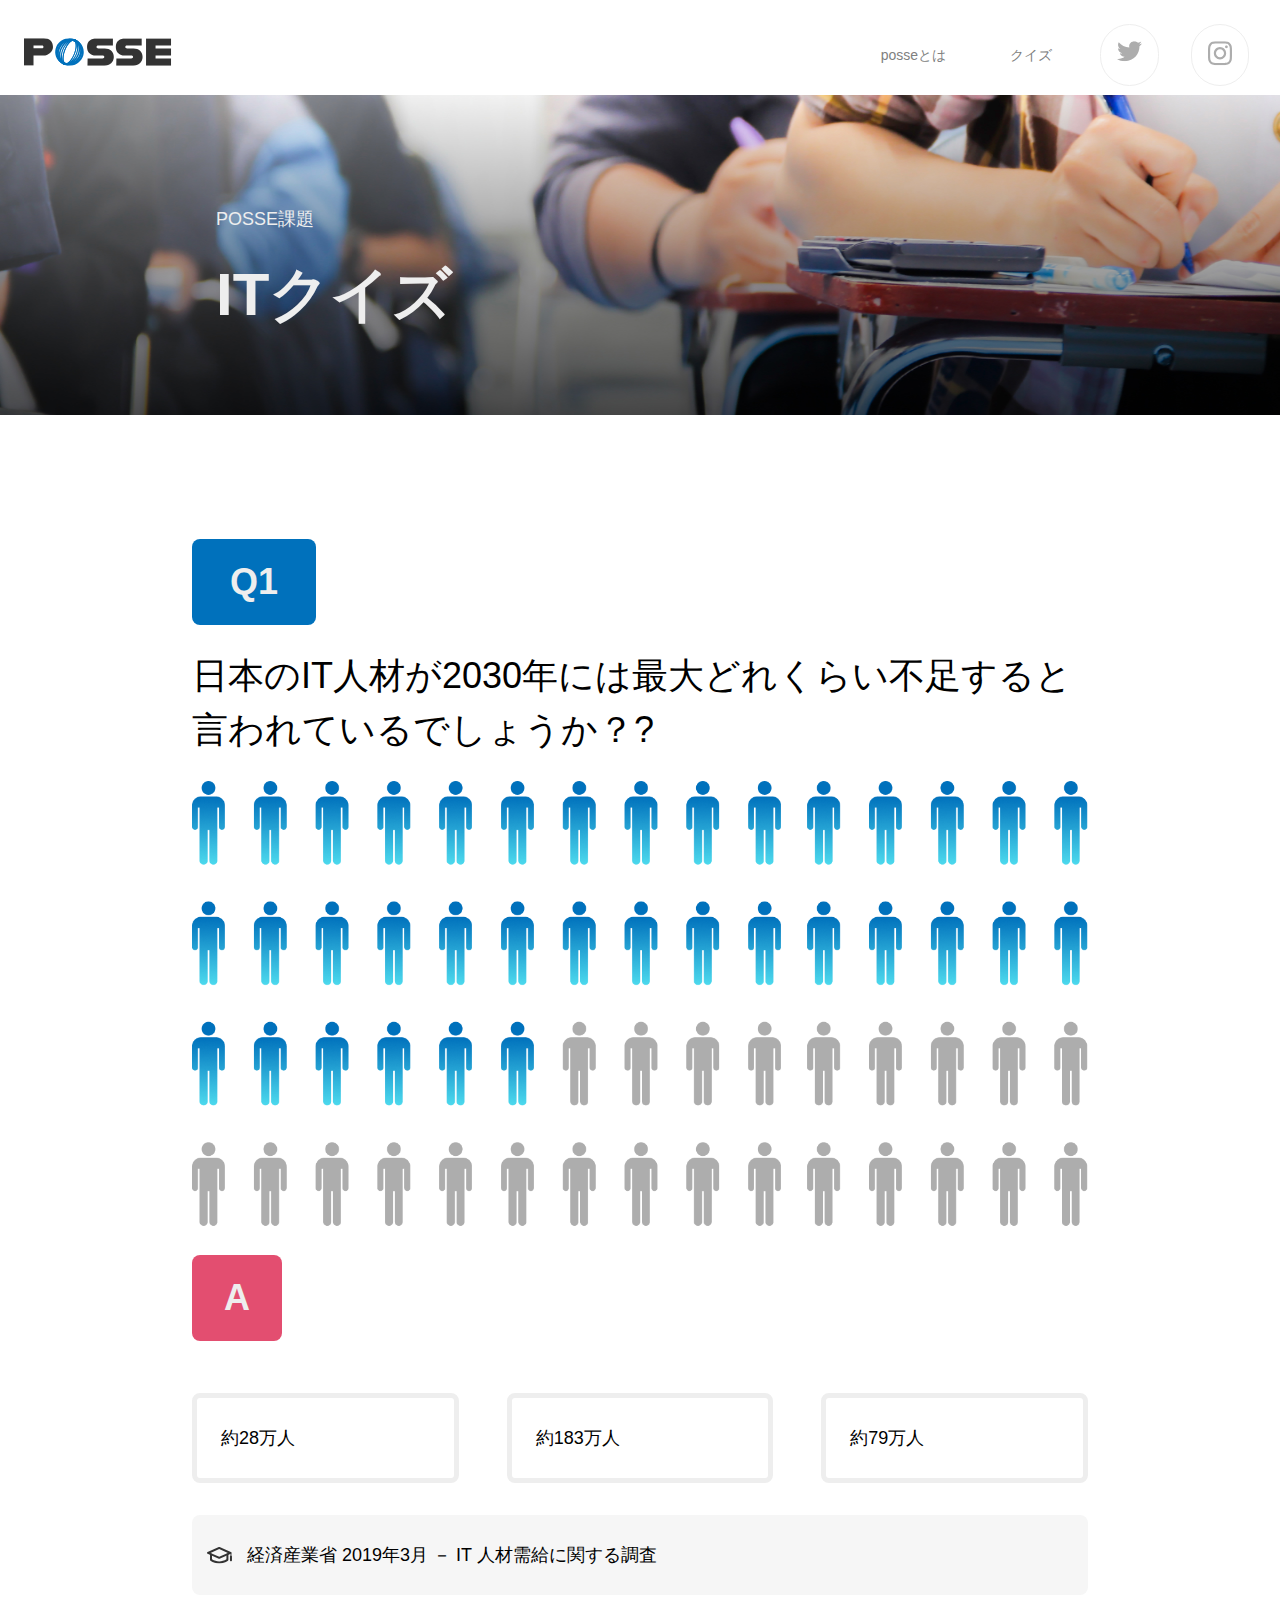
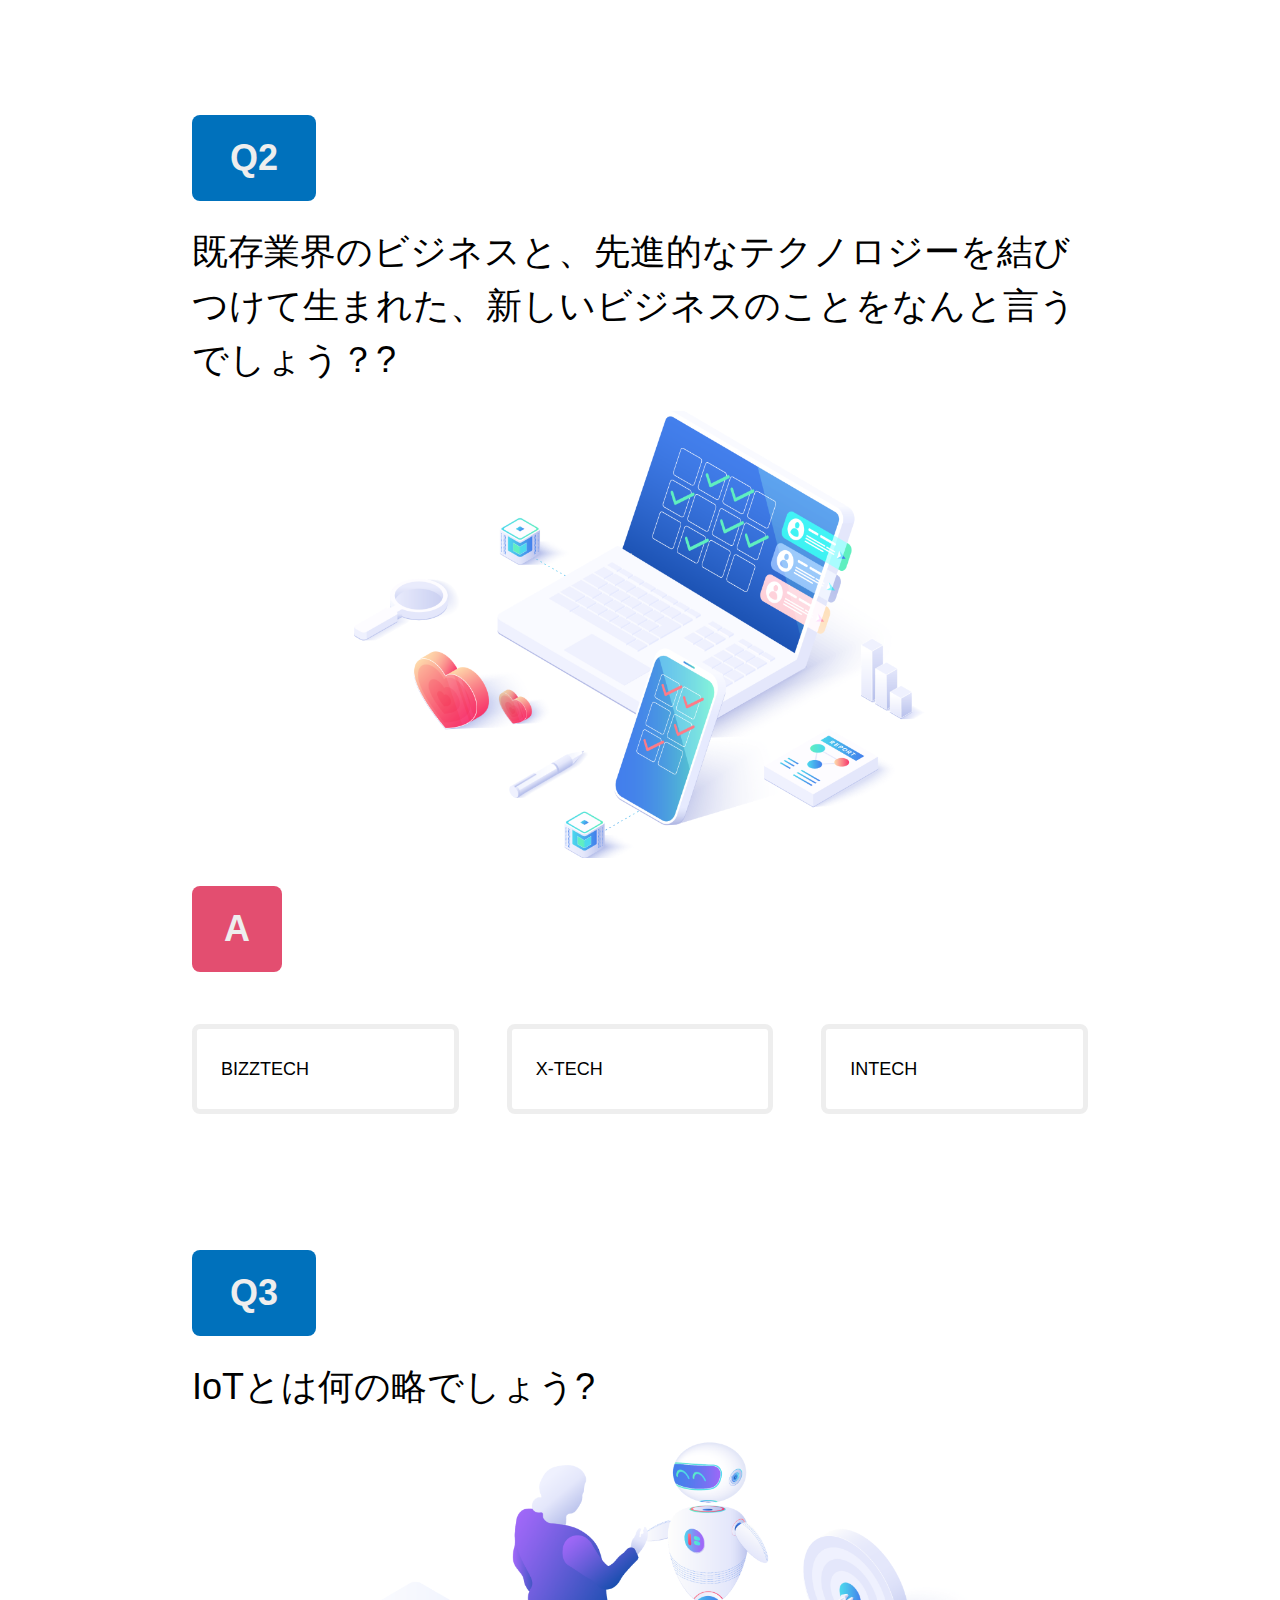
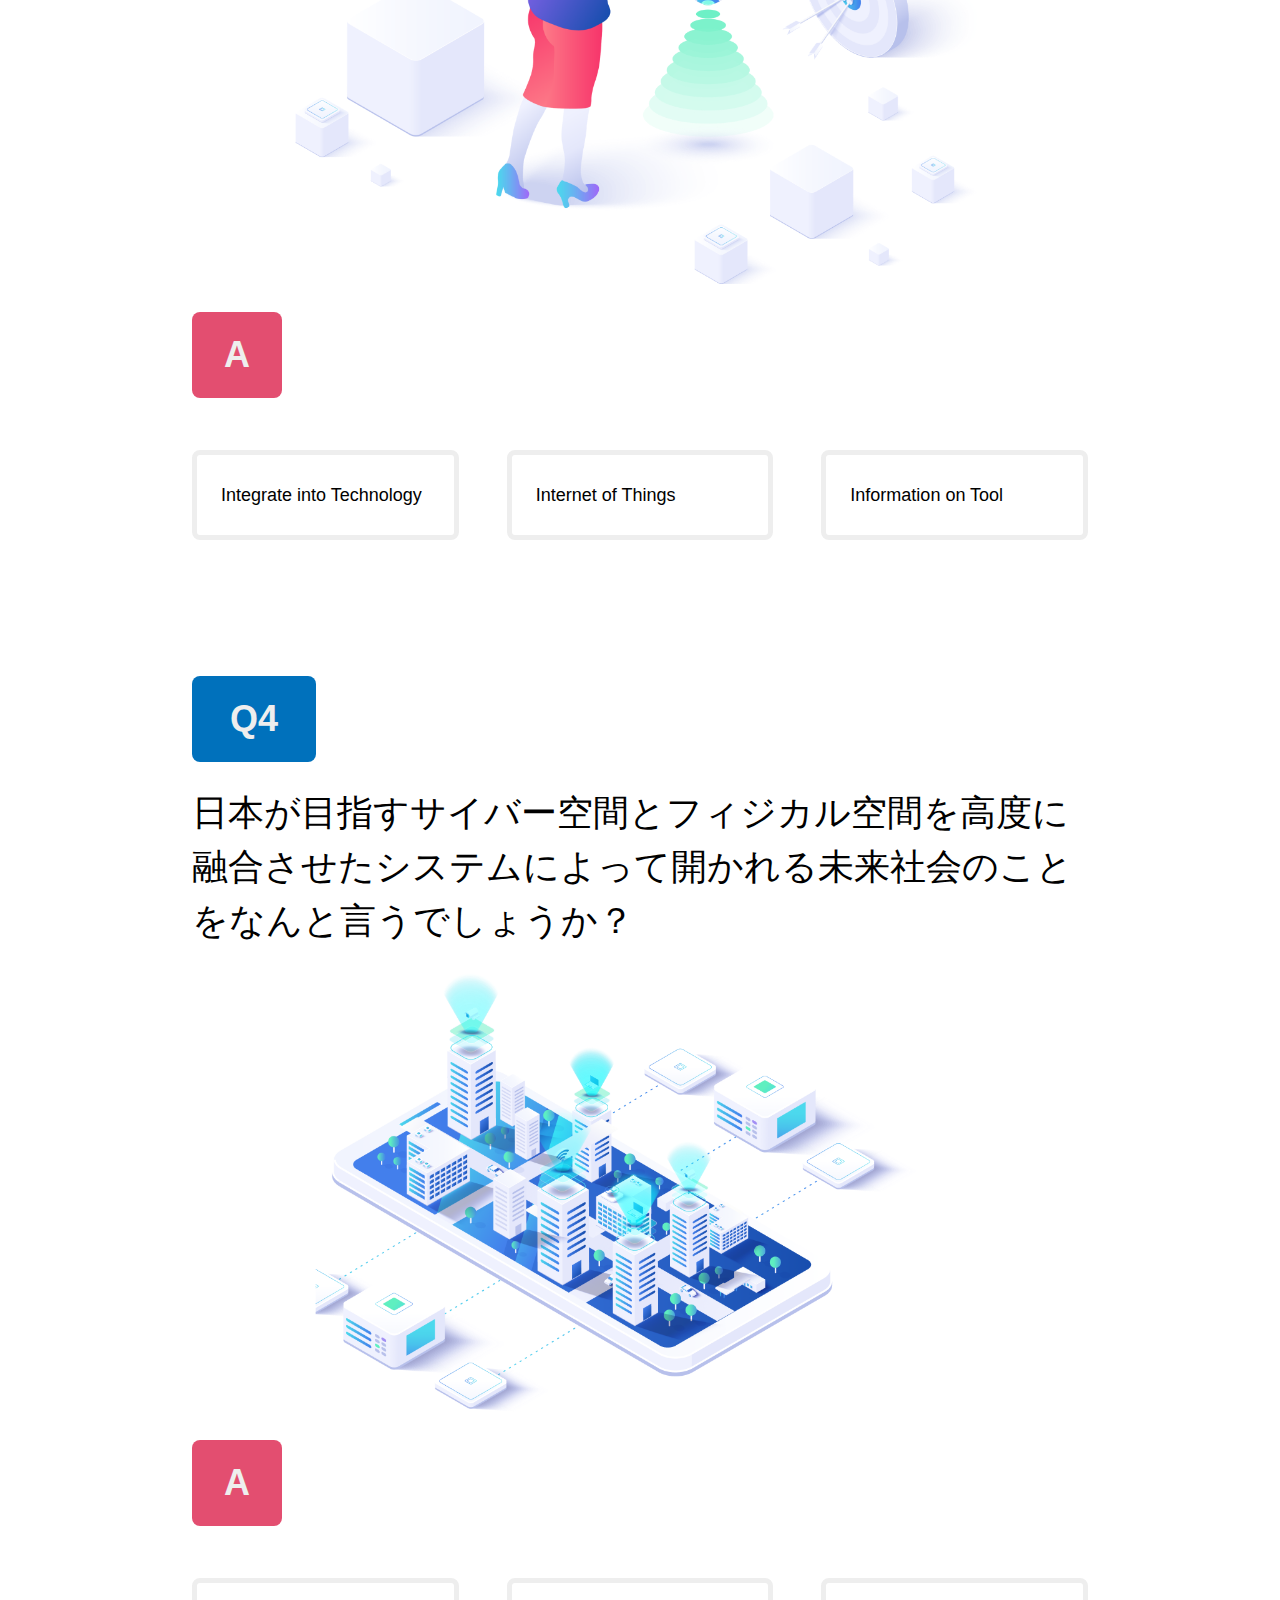
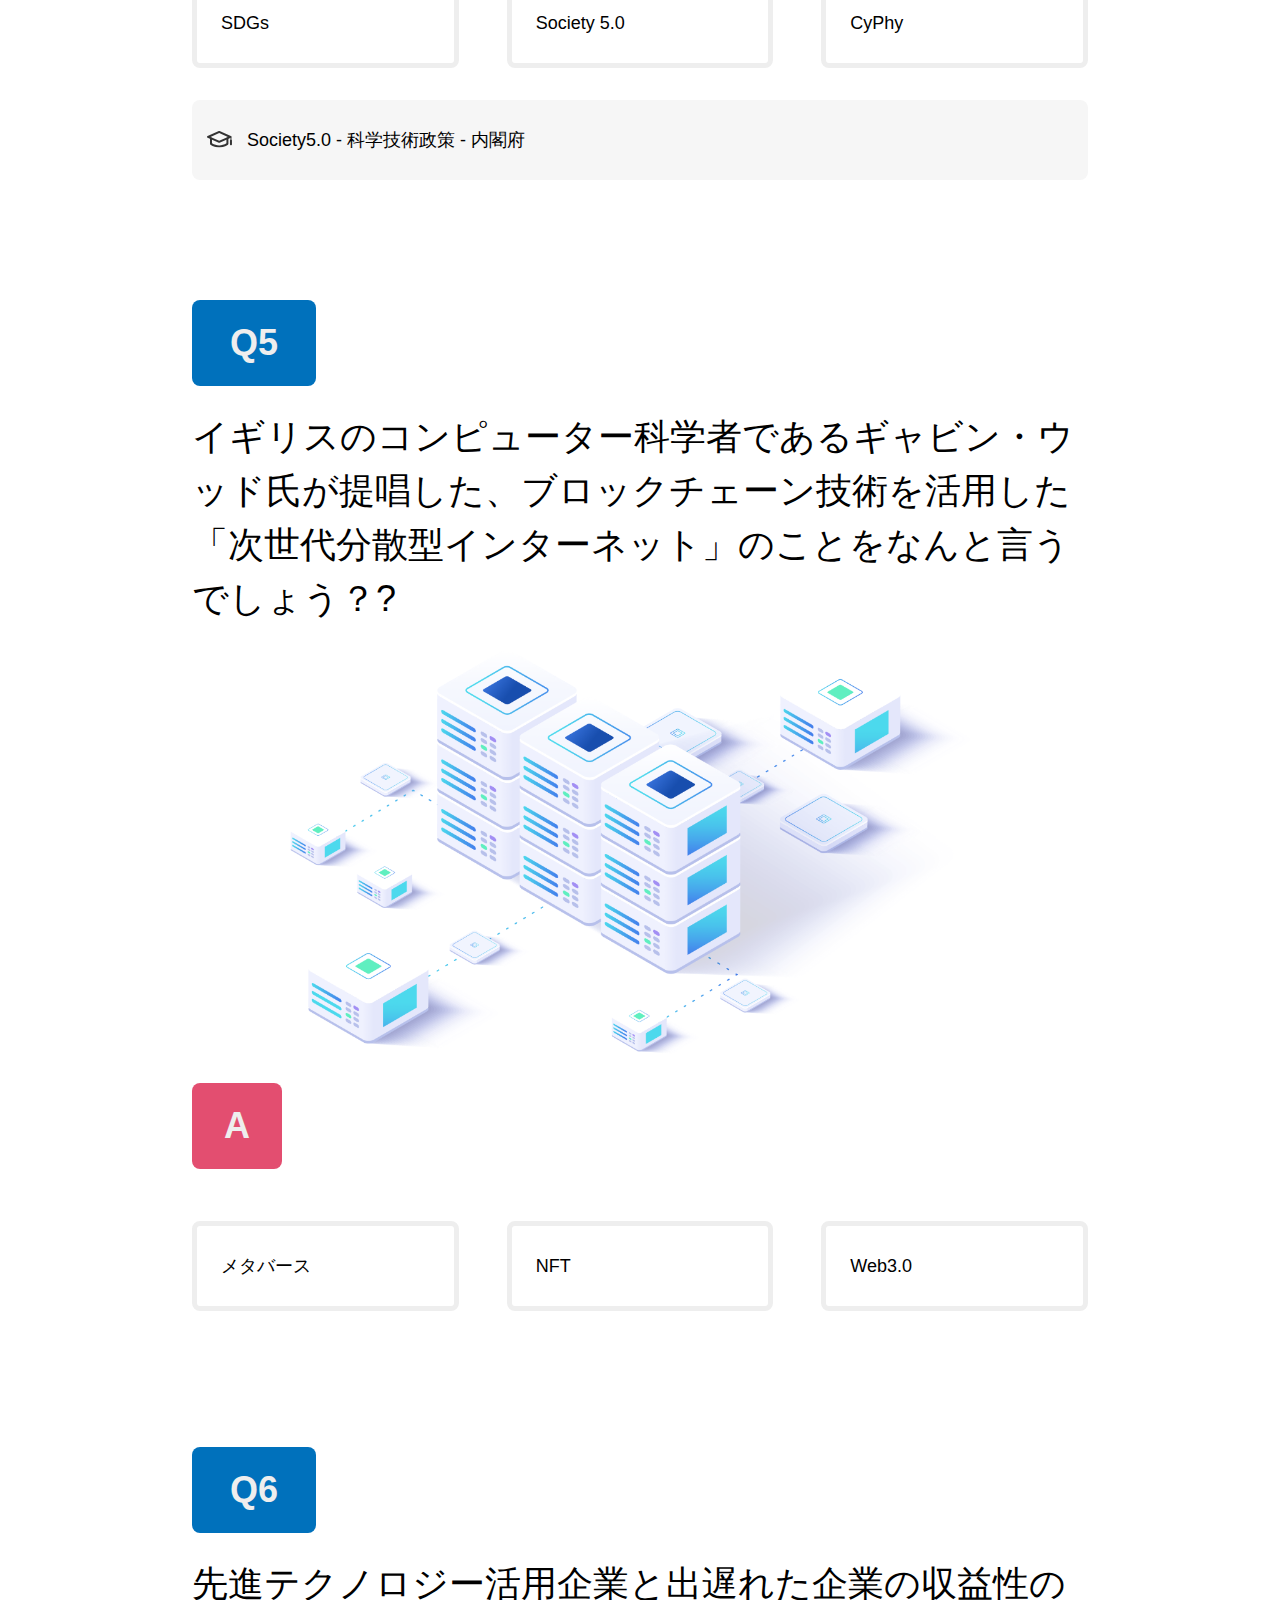
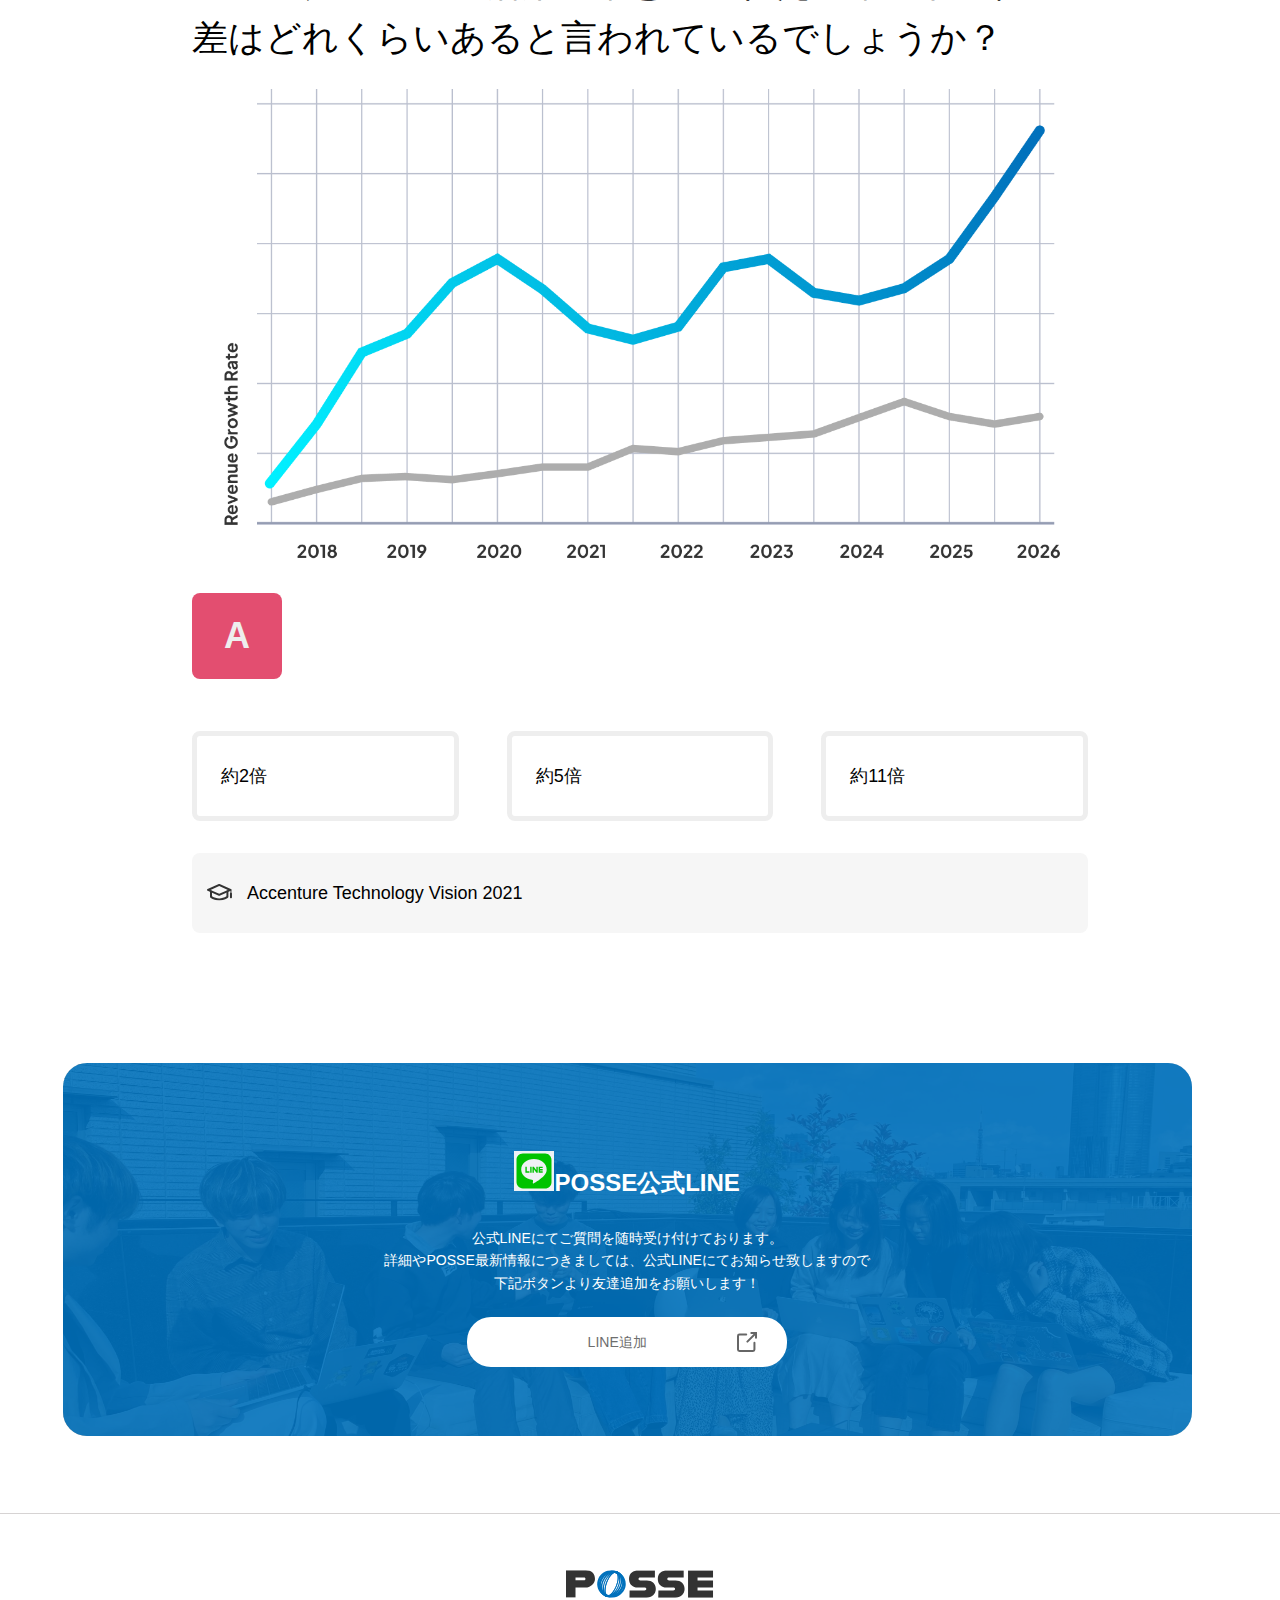
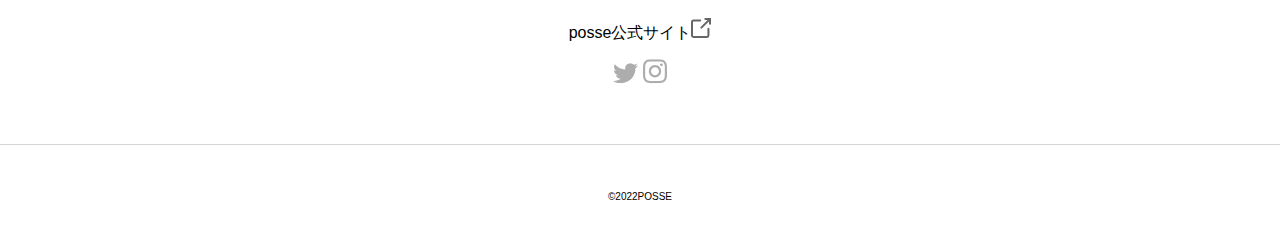
<file: quiz page/index.html>
<!DOCTYPE html>
<html lang="ja">
<head>
  <meta charset="UTF-8">
  <meta http-equiv="X-UA-Compatible" content="IE=edge">
  <meta name="viewport" content="width=device-width, initial-scale=1.0">
  <link rel="stylesheet" href="styles/normalize.css">
  <link rel="stylesheet" href="styles/style.css">
  <link rel="preconnect" href="https://fonts.googleapis.com">
  <title>quiz-page</title>
</head>
<body>
  <header>
    <div class="header-front">
      <h1 class="sitetitle"><a href="index.html"><img src="img/logo.svg" alt="POSSEロゴ"></a></h1>
      <div class="openbtn2" id="js-hamberger"><span></span><span></span></div>
      </div>
      <nav class="header__nav" id="js-nav">
        <ul class="nav__items nav-items">
          <li class="nav-items__item"><a href="index.html">POSSEとは</a></li>
          <li class="nav-items__item"><a href="/quiz page/index.html">クイズ</a></li>
        </ul>
        <div class="nav-footer">
          <div class="nav-line">
            <p><img src="img/icon/icon-line.svg" alt="" width="40" height="40px">posse公式LINE追加<img src="img/icon/icon-link-light.svg" alt=""></p>
          </div>
        <div class="nav-site">
        <p>posse公式サイト<img src="img/icon/icon-link-gray-dark.svg" alt=""></p>
        </div>
        <div class="footerNav">
          <div class="footerNav">
          <a href="" class="footerNav-item"><img src="img/icon/icon-twitter.svg" alt="twitter"></a>
          <a href="" class="footerNav-item"><img src="img/icon/icon-instagram.svg" alt="instagram"></a>
          </div>
        </div>
        </div>
      </nav>
    <ul class="nav">
      <li class="navicon"><a href="/top-page/index.html">posseとは</a></li>
      <li class="navicon"><a href="index.html">クイズ</a></li>
      <li class="icon"><a href=""><img src="img/icon/icon-twitter.svg" alt="twitter"></a></li>
      <li class="icon"><a href=""><img src="img/icon/icon-instagram.svg" alt="instagram"></a></li>
    </ul>
  </header>
  <section class="mainvisual">
    <img src="img/quiz/bg-hero.jpg" alt="勉強している画像">
    <p>POSSE課題</p>
    <h1>ITクイズ</h1>
  </section>
  <main class="l-main">
    
    <div class="p-quiz-container l-container" id="js-quizContainer"></div>

  <!-- <ul>
    <li class="quiz1" id="content_area">
      <h2 class="question">Q1</h2>
      <p class="questiontext">日本のIT人材が2030年には最大どれくらい不足すると言われているでしょうか？</p>
      <img src="img/quiz/img-quiz01.png" alt="">
      <h3 class="answer">A</h3>
      <ul class="option">
        <li id="false0-0">約28万人</li>
        <li id="correct-0">約79万人</li>
        <li id="false1-0">約183万人</li>
      </ul>
      <div class="correctbox" id="correctbox-0">
        <h4>正解！</h4>
        <p>A 約79万人</p>
      </div>
      <div class="falsebox" id="falsebox-0">
        <h4>不正解…</h4>
        <p>A 約79万人</p>
      </div>
      <aside class="quote"><img src="img/quiz/icon-note.svg" alt=""> 経済産業省 2019年3月 IT 人材需給に関する調査</aside>
    </li>
    <li class="quiz2">
      <h2 class="question">Q2</h2>
      <p class="questiontext">既存業界のビジネスと、先進的なテクノロジーを結びつけて生まれた、新しいビジネスのことをなんと言うでしょう？</p>
      <img src="img/quiz/img-quiz02.png" alt="">
      <h3 class="answer">A</h3>
      <ul class="option" id="option2">
        <li id="false0-1">INTECH</li>
        <li id="false1-1">BIZZTECH</li>
        <li id="correct-1">X-TECH</li>
      </ul>
      <div class="correctbox" id="correctbox-1">
        <h4>正解！</h4>
        <p>A X-TECH</p>
      </div>
      <div class="falsebox" id="falsebox-1">
        <h4>不正解…</h4>
        <p>A X-TECH</p>
      </div>
    </li>
    <li class="quiz3">
      <h2 class="question">Q3</h2>
      <p class="questiontext">IoTとは何の略でしょう？</p>
      <img src="img/quiz/img-quiz03.png" alt="">
      <h3 class="answer">A</h3>
      <ul class="option" id="option3">
        <li id="correct-2">Internet of Things</li>
        <li id="false0-2">Integrate into Technology</li>
        <li id="false1-2">Information  on Tool</li>
      </ul>
      <div class="correctbox" id="correctbox-2">
        <h4>正解！</h4>
        <p>A Internet of Things</p>
      </div>
      <div class="falsebox" id="falsebox-2">
        <h4>不正解…</h4>
        <p>A Internet of Things</p>
      </div>
    </li>
    <li class="quiz4">
      <h2 class="question">Q4</h2>
      <p class="questiontext">日本が目指すサイバー空間とフィジカル空間を高度に融合させたシステムによって開かれる未来社会のことをなんと言うでしょうか？</p>
      <img src="img/quiz/img-quiz04.png" alt="">
      <h3 class="answer">A</h3>
      <ul class="option" id="option4">
        <li id="correct-3">Society 5.0</li>
        <li id="false0-3">CyPhy</li>
        <li id="false1-3">SDGs</li>
      </ul>
      <div class="correctbox" id="correctbox-3">
        <h4>正解！</h4>
        <p>A Society 5.0</p>
      </div>
      <div class="falsebox" id="falsebox-3">
        <h4>不正解…</h4>
        <p>A Society 5.0</p>
      </div>
    </li>
    <li class="quiz5">
      <h2 class="question">Q5</h2>
      <p class="questiontext">イギリスのコンピューター科学者であるギャビン・ウッド氏が提唱した、ブロックチェーン技術を活用した「次世代分散型インターネット」のことをなんと言うでしょう？</p>
      <img src="img/quiz/img-quiz05.png" alt="">
      <h3 class="answer">A</h3>
      <ul class="option" id="option5">
        <li id="correct-4">Web3.0</li>
        <li id="false0-4">NFT</li>
        <li id="false1-4">メタバース</li>
      </ul>
      <div class="correctbox" id="correctbox-4">
        <h4>正解！</h4>
        <p>A Web3.0</p>
      </div>
      <div class="falsebox" id="falsebox-4">
        <h4>不正解…</h4>
        <p>A Web3.0</p>
      <aside class="quote">
        <img src="img/quiz/icon-note.svg" alt=""> Society5.0 - 科学技術政策 - 内閣府
      </aside>
      </div>
    </li>
    <li class="quiz6">
      <h2 class="question">Q6</h2>
      <p class="questiontext">先進テクノロジー活用企業と出遅れた企業の収益性の差はどれくらいあると言われているでしょうか？</p>
      <img src="img/quiz/img-quiz06.png" alt="">
      <h3 class="answer">A</h3>
      <ul class="option" id="option6">
        <li id="false0-5">約2倍</li>
        <li id="correct-5">約5倍</li>
        <li id="false1-5">約11倍</li>
      </ul>
      <div class="correctbox" id="correctbox-5">
        <h4>正解！</h4>
        <p>A 約5倍</p>
      </div>
      <div class="falsebox" id="falsebox-5">
        <h4>不正解…</h4>
        <p>A 約5倍</p>
      </div>
      <aside class="quote"><img src="img/quiz/icon-note.svg" alt=""> Accenture Technology Vision 2021 
      </aside>

    </li>
  </ul>-->
</main>

  <footer>
    <section class="officialline">
      <div class="linekeyVisual"><img src="img/bg-line.jpg" alt="" width="68%" height="357px">
      </div>
      <div class="linetext">
          <h2 class="line"><img src="img/icon/icon-line.svg" alt="line画像"width ="40" height="40" class="lineicon">POSSE公式LINE</h2>
          <p>公式LINEにてご質問を随時受け付けております。<br>
          詳細やPOSSE最新情報につきましては、公式LINEにてお知らせ致しますので<br>
          下記ボタンより友達追加をお願いします！
          </p>
          <div class="lineAdd">
          <p class="lineAddiction">LINE追加</p>
          <img src="img/icon/icon-link-gray-dark.svg" alt="リンク飛ぶやつ" class="jumplinkicon">
          </div>
      </div>
    </section>
    <div class="possesite">
      <img src="img/logo.svg" alt="POSSEロゴ">
      <p>posse公式サイト<img src="img/icon/icon-link-gray-dark.svg" alt=""></p>
      <div class="footerNav">
        <a href=""><img src="img/icon/icon-twitter.svg" alt="twitter"></a>
        <a href=""><img src="img/icon/icon-instagram.svg" alt="instagram"></a>
      </div>
    </div>
    <div class="footer2">
      <p>&copy;2022POSSE</p>
    </div>
  </footer>
  <script type="text/javascript" src="script/quiz.js"></script>
</body>
</html>
</file>
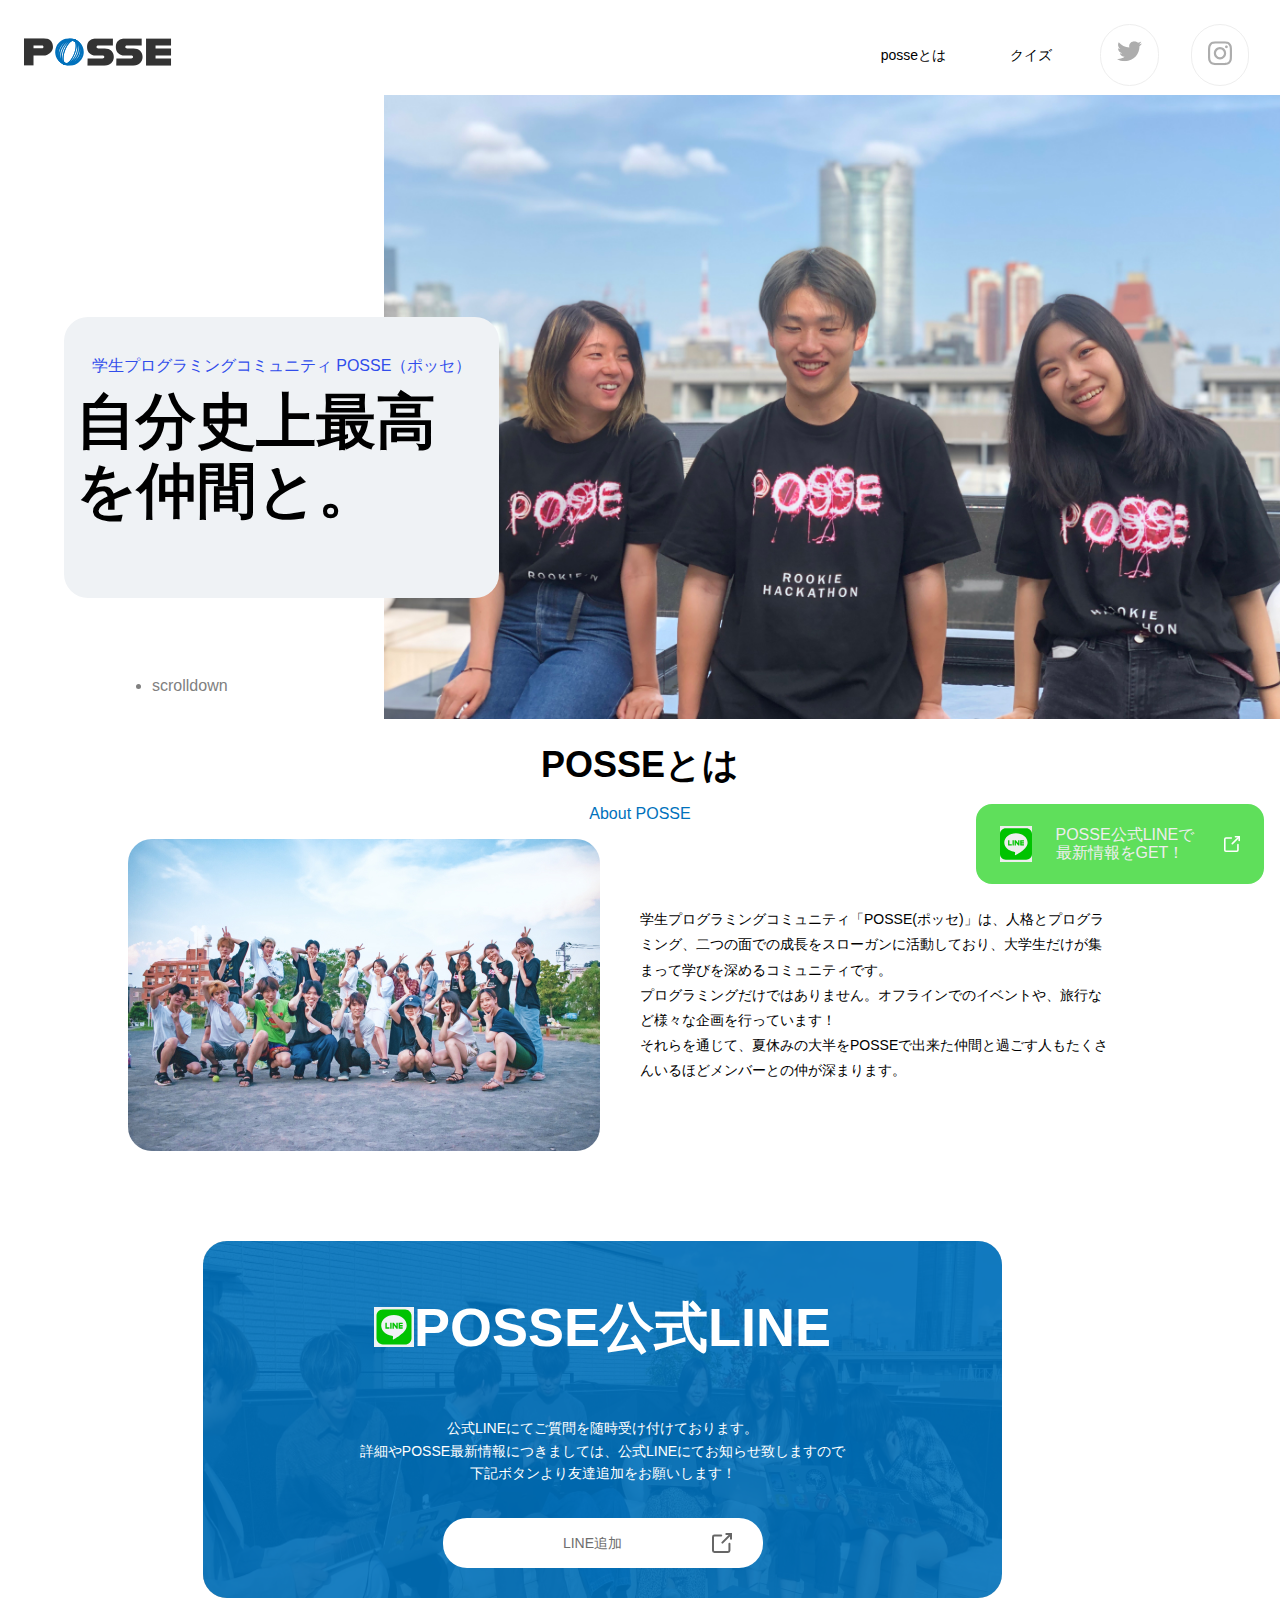
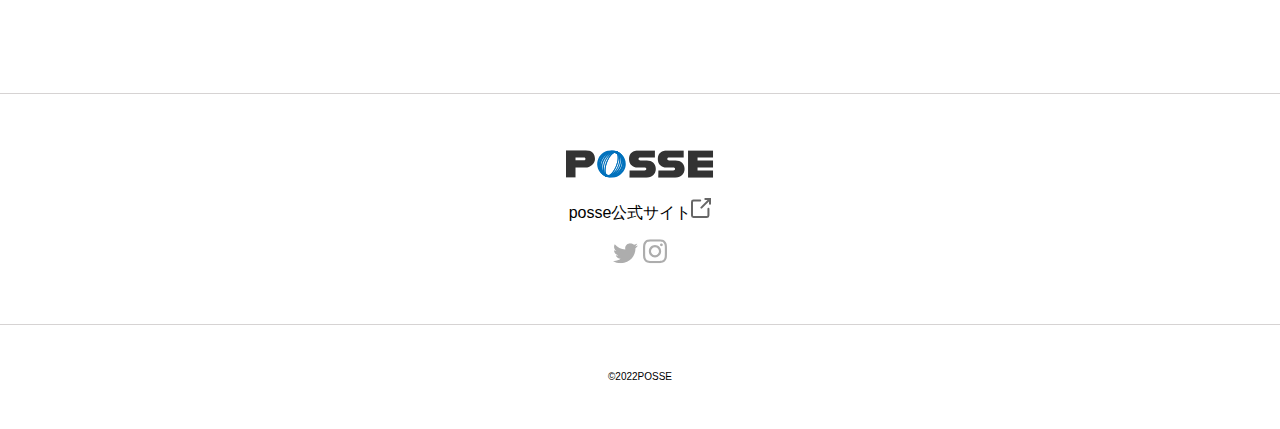
<file: top-page/index.html>
<!DOCTYPE html>
<html lang="ja">
<head>
  <meta charset="UTF-8">
  <meta http-equiv="X-UA-Compatible" content="IE=edge">
  <meta name="viewport" content="width=device-width, initial-scale=1.0">
  <link rel="stylesheet" href="styles/normalize.css">
  <link rel="stylesheet" href="styles/style.css">
  <link rel="preconnect" href="https://fonts.googleapis.com">
  <title>POSSE</title>
</head>
<body>
  <section class="banar">
    <img src="img/icon/icon-line.svg" alt="lineアイコン" width="36px" height="36px" class="line-icon">
    <p>POSSE公式LINEで最新情報をGET！</p>
    <img src="img/icon/icon-link-light.svg" alt="リンク飛ぶ" width="16.43px" height="16.43px">
  </section>
  <header>
    <div class="header-front">
    <h1 class="sitetitle"><a href="index.html"><img src="img/logo.svg" alt="POSSEロゴ"></a></h1>
    <div class="openbtn2" id="js-hamberger"><span></span><span></span></div>
    </div>
    <nav class="header__nav" id="js-nav">
      <ul class="nav__items nav-items">
        <li class="nav-items__item"><a href="index.html">POSSEとは</a></li>
        <li class="nav-items__item"><a href="/quiz page/index.html">クイズ</a></li>
      </ul>
      <div class="nav-footer">
        <div class="nav-line">
          <p><img src="img/icon/icon-line.svg" alt="" width="40" height="40px">posse公式LINE追加<img src="img/icon/icon-link-light.svg" alt=""></p>
        </div>
      <div class="nav-site">
      <p>posse公式サイト<img src="img/icon/icon-link-gray-dark.svg" alt=""></p>
      </div>
      <div class="footerNav">
        <div class="footerNav">
        <a href="" class="footerNav-item"><img src="img/icon/icon-twitter.svg" alt="twitter"></a>
        <a href="" class="footerNav-item"><img src="img/icon/icon-instagram.svg" alt="instagram"></a>
        </div>
      </div>
      </div>
    </nav>
    
    <ul class="nav" >
      <li class="navicon"><a href="index.html">posseとは</a></li>
      <li class="navicon"><a href="/quiz page/index.html">クイズ</a></li>
      <li class="icon"><a href=""><img src="img/icon/icon-twitter.svg" alt="twitter"></a></li>
      <li class="icon"><a href=""><img src="img/icon/icon-instagram.svg" alt="instagram"></a></li>
    </ul>
  </header>
    <div class="mainvisual">
      <div class="Rectangle">
        <p>学生プログラミングコミュニティ POSSE（ポッセ）</p>
        <h2>自分史上最高を仲間と。</h2>
      </div>
      <div class="mainphoto">
        <img src="img/img-hero.jpg" alt="メインヴィジュアル" >
      </div>
      <div class="scrolldown">
        <ul>
          <li>scrolldown</li>
        </ul>
      </div>
    </div>  
  <main>
    <section class="about">
      <div class="title">
        <h2 >POSSEとは</h2>
        <p>About POSSE</p>
      </div>
      <div class="colum">
        <img src="img/img-about.jpg" alt="about画像" >
        <p>学生プログラミングコミュニティ「POSSE(ポッセ)」は、人格とプログラミング、二つの面での成長をスローガンに活動しており、大学生だけが集まって学びを深めるコミュニティです。<br>
          プログラミングだけではありません。オフラインでのイベントや、旅行など様々な企画を行っています！<br>
          それらを通じて、夏休みの大半をPOSSEで出来た仲間と過ごす人もたくさんいるほどメンバーとの仲が深まります。</p>
      </div>
    </section>
    

    
  </main>
  <footer>
    <section class="officialline">
      <div class="linekeyVisual"><img src="img/bg-line.jpg" alt="" >
      </div>
      <div class="linetext">
          <div class="line"><img src="img/icon/icon-line.svg" alt="line画像"width ="40" height="40" class="lineicon">
          <h2>POSSE公式LINE</h2>
          </div>
          <p>公式LINEにてご質問を随時受け付けております。<br>
          詳細やPOSSE最新情報につきましては、公式LINEにてお知らせ致しますので<br>
          下記ボタンより友達追加をお願いします！
          </p>
          <div class="lineAdd">
          <p class="lineAddiction">LINE追加</p>
          <img src="img/icon/icon-link-gray-dark.svg" alt="リンク飛ぶやつ" class="jumplinkicon">
          </div>
      </div>
    </section>
    <div class="possesite">
      <img src="img/logo.svg" alt="POSSEロゴ">
      <p>posse公式サイト<img src="img/icon/icon-link-gray-dark.svg" alt=""></p>
      <div class="footerNav">
        <a href=""><img src="img/icon/icon-twitter.svg" alt="twitter"></a>
        <a href=""><img src="img/icon/icon-instagram.svg" alt="instagram"></a>
      </div>
    </div>
    <div class="footer2">
      <p>&copy;2022POSSE</p>
    </div>
  </footer>
  <script type="text/javascript" src="top.js"></script>
</body>
</html>
</file>
<file: quiz page/styles/style.css>
html{
  font-family: 'Noto Sans JP', sans-serif;
}
img{
  max-width: 100%;
}
.navicon{
  color: gray;
}
li{
  list-style: none;
  text-decoration: none;
}
header{
  display: flex;
  justify-content: space-between;
  align-items: center;
  margin: 15px 15px 0 24px;
  height: 80px;
}
a {
  text-decoration:none; 
  color:inherit;
}
header li{
  list-style: none;
  padding: 32px;
  color:inherit;
  text-decoration: none;
}
.navicon{
  text-align: center;
  margin-top: auto;
  margin-bottom: auto;
}
.icon{
  border: solid 1px #EEEEEE;
  border-radius: 75px;
  margin: 16px;
  padding: 16px;
}
.Rectangle > p{
  color: #314deb;
  margin: 40px auto 0 auto;
}
.Rectangle > h2{
  font-size: 60px;
  margin: 12px;

}
.nav{
  font-size: 14px;
  display: flex;
  padding: 10px 0;
}


.lineAdd{
  background: rgb(255, 255, 255);
  color: rgb(110, 110, 110);
  width: 320px;
  height: 50px;
  display: flex;
  justify-content: center;
  align-items: center;
  border-radius: 24px;
  margin:20px;
}
.lineAddiction{
  display: flex;
  justify-content: center;
  padding: 90px;
}


.possesite{
  display: block;
  text-align: center;
  border-top: solid 1px rgb(214, 211, 211);
  border-bottom: solid 1px rgb(214, 211, 211);
  padding: 56.12px;
}


.footer2{
  font-size: 10px;
  display: block;
  text-align: center;
  border-top: rgb(235, 230, 230);
  padding: 36px;
}
/* クイズページのパーツ */

/* クイズ */

.js-quiz>h2{
  color: #EEEEEE;
  background-color: #0071BC;
  height: 70px;
  width: 85px;
  border-radius: 8px;
  height: 70px;
  line-height: 70px;
  width: 92px;
  border-radius: 8px;
  padding: 8px 16px;
  text-align: center;
  font-size: 36px;
  margin: 120px 0 24px 0;

}
.answer{
  color:#EEEEEE;
  background-color: #E34E70;
  height: 70px;
  width: 58px;
  line-height: 70px;
  border-radius: 8px;
  text-align: center;
  padding: 8px 16px;
  font-size: 36px;
  margin-top: 24px;
}




.quote{
  margin-top: 10px;
  background: #F6F6F6;
  border-radius: 8px;
  height: 80px;
  line-height: 18px;
  font-size: 18px;
  display: flex;
  align-items: center;
}
.quote>img{
  margin: 15px;
}

.correctbox>h4{
  font-size: 24px;
  color: #E34E70;
  padding: 24px 800px 22px 24px;
  margin: 0;
}

.correctbox{
  display: none;
  background: #FFF2F5;
  height: 143px;
}
.correctbox>p{
  font-size: 18px;
  padding-left: 20px;
  padding-top: 0;
  margin: 0;
}
.falsebox>p{
  font-size: 18px;
  padding-left: 20px;
  padding-top: 0;
  margin: 0;
}
.falsebox>h4{
  font-size: 24px;
  color: #0071BC;
  padding: 24px 800px 22px 24px;
  margin-bottom: 0;
}
.falsebox{
  display: none;
  background: #EFF2F5;
  height: 143px;
  margin-bottom: 20px;
}
.header__nav{
  display:none;
}
/* スマホ */
@media screen and (max-width: 770px) {
  .openbtn2{
    position: relative;/*ボタン内側の基点となるためrelativeを指定*/
    width: 80px;
    height:50px;
    cursor: pointer;
    background:#fff;
    right: 0;
  }
  .openbtn2 span{
    display: inline-block;
    transition: all .4s;/*アニメーションの設定*/
    position: absolute;
    left: 13px;
    height: 2px;
    background-color: #666;
  }
  
  
  .openbtn2 span:nth-of-type(1) {
    top:22px; 
    width: 70%;
  }
  
  .openbtn2 span:nth-of-type(2) {
    top:29px;
    width:70%;
  }
  .openbtn2.active span:nth-of-type(1) {
    top: 20px;
    left: 16px;
    transform: translateY(6px) rotate(-45deg);
    width: 70%;
  }
  
  .openbtn2.active span:nth-of-type(2) {
    top: 32px;
    left: 16px;
    transform: translateY(-6px) rotate(45deg);
    width: 70%;
  }
  .header-front{
    z-index: 999;
    display: flex;
    width: 100%;
    right: 0;
    top:0;
    position: fixed;
    align-items: center;
    justify-content: space-around;
    background-color: #ffffff;
  }
  
  .header__nav{
    display: none;
  }
  
  .header__nav.active{
    display: block;
    position:fixed;
    z-index: 990;
    bottom: 0;
    right: 0;
    width:100%;
    height: 100vh;/*ナビの高さ*/
    background-color: #ffffff;
  }
  .nav__items{
    margin: 136px auto;
    text-align: center;
    padding: 0%;
    font-size: 24px;
  }
  
  .nav{
    display: none;
  }
  header{
    height: 60px;
  }
  .mainvisual>img{
    height:159px;
    width:100%;
    position:relative;
  }
  .mainvisual>h1{
    position: absolute;
    top:145px;
    left: 10%;
    font-size: 28px;
    color: #EEEEEE;
  }
  .mainvisual>p{
    position:absolute;
    top:120px;
    left: 10%;
    font-size: 14px;
    color: #EEEEEE;
  }
  main{
    margin-right:15px;
    margin-left: 15px;
  }
  #question-1{
    margin-top: 48px;
  }
  .option{
    display: block;
    margin:8px 0;
    margin-left: 0;
    margin-right: 0;
    padding-left: 0;
    cursor: pointer;
  }
  .option>li{
    height: 58px;
    font-size: 18px;
    background: #FFFFFF;
    width: 90%;
    padding-left: 16px;
    padding-bottom: 10px;
    margin:8px ;
    line-height: 80px;
    border-radius: 8px;
    border: 5px solid #EEEEEE;
    align-items: center;
  }
  .linekeyVisual > img{
    width:98%;
    height:373px;
    border-radius: 24px;
  }
  .officialline{
    margin-left: 4%;
    margin-top: 73px;
    margin-bottom: 73px;
    width: 90%;
    border-radius: 24px;
    position: relative;
    display: block;
    text-align: center;
  }
  .lineicon{
    background-color: #EFF2F5;
    margin-top: 40px;
  }
  .line{
    font-size: 24px;
    line-height: 43.3px;
    display: block;
    align-items: center;
  }
  
  .linetext{
    font-size: 14px;
    position: absolute;
    top: 0;
    left: 1%;
    background: rgb(0, 113, 188, 0.9);
    color: rgb(255, 255, 255);
    width: 98%;
    text-align: center;
    display: flex;
    justify-content: center;
    flex-direction: column;
    align-items: center;
    border-radius: 24px;
    height: 373px;
  }
  
  .line>img{
    margin-top:5;
  }
  .linetext>p{
    line-height: 22.4px;
    margin:3px;
    font-size: 14px;
  }
  .linetext>h2{
    margin-top:0;
  
  }
  .lineAdd{
    background: rgb(255, 255, 255);
    color: rgb(110, 110, 110);
    width: 320px;
    height: 50px;
    display: flex;
    justify-content: center;
    align-items: center;
    border-radius: 24px;
    margin:20px;
  }
  .lineAddiction{
    display: flex;
    justify-content: center;
    padding: 90px;
  }
  .nav-footer{
    margin:150px auto;
    text-align: center;
  }
  .nav-line{
    background-color: #5FDF5B;
    border-radius: 30px;
  }
  .nav-line>p{
    text-align: center;
    padding-bottom: 20px;
    color: #EEEEEE;
  }
  .nav-footer{
    color: #666666;
  }
  .footerNav-item{
    padding: 10px;
    padding-top: 20px;
    border: 1px solid #EEEEEE;
    border-radius: 45px;
  }
  .questiontext{
    font-size: 18px;
    line-height: 32.4px;
    margin: 24px 0;
  }
  


  

  
}
/* pc */
@media  screen and (min-width: 770px) {
  .mainvisual{
    position: relative;
    color: #EEEEEE;
  }
  .mainvisual>img{
    height: 320px;
  }
  .mainvisual>p{
    position: absolute;
    bottom: 178px;
    left:204px;
    font-size: 18px;
    margin: 12px;
  }
  .mainvisual>h1{
    position: absolute;
    bottom: 78px;
    max-height: 320px;
    left:204px;
    font-size: 60px;
    margin: 12px;
  }
  main{
    margin-right:15%;
    margin-left: 15%;
    margin-top: 120px;
  }
  .option>li:first-child{
    margin-left: 0;
  }
  .option>li:last-child{
    margin-right: 0;
  }
  .option{
    display: flex;
    justify-content: space-around;
    align-items: center;
    margin-left: 0;
    margin-right: 0;
    padding-left: 0;
    cursor: pointer;
  }
  .option>li{
    height: 80px;
    font-size: 18px;
    background: #FFFFFF;
    width: 313px;
    margin:16px 24px;
    padding-left: 24px;
    line-height: 80px;
    border-radius: 8px;
    border: 5px solid #EEEEEE;
  }
  .linekeyVisual > img{
    width:98%;
    height:373px;
    border-radius: 24px;
  }
  .officialline{
    margin-left: 4%;
    margin-bottom: 73px;
    margin-top: 130px;
    width: 90%;
    border-radius: 24px;
    position: relative;
    display: block;
    text-align: center;
  }
  .lineicon{
    background-color: #EFF2F5;
    margin-top: 40px;
  }
  .line{
    font-size: 24px;
    line-height: 43.3px;
    display: block;
    align-items: center;
  }
  
  .linetext{
    font-size: 14px;
    position: absolute;
    top: 0;
    left: 1%;
    background: rgb(0, 113, 188, 0.9);
    color: rgb(255, 255, 255);
    width: 98%;
    text-align: center;
    display: flex;
    justify-content: center;
    flex-direction: column;
    align-items: center;
    border-radius: 24px;
    height: 373px;
  }
  
  .line>img{
    margin-top:5;
  }
  .linetext>p{
    line-height: 22.4px;
    margin:3px;
    font-size: 14px;
  }
  .linetext>h2{
    margin-top:0;
  
  }
  .lineAdd{
    background: rgb(255, 255, 255);
    color: rgb(110, 110, 110);
    width: 320px;
    height: 50px;
    display: flex;
    justify-content: center;
    align-items: center;
    border-radius: 24px;
    margin:20px;
  }
  .lineAddiction{
    display: flex;
    justify-content: center;
    padding: 90px;
  }
  .questiontext{
    font-size: 36px;
    line-height: 54px;
    margin: 24px 0;
  }
  



}
</file>
<file: top-page/styles/style.css>
@charset "UTF-8";
html{
  font-family: 'Noto Sans JP', sans-serif;
}
img{
  max-width: 100%;
}
li{
  color: gray;
}

.line-icon{
  background-color: #EEEEEE;
}


header{
  display: flex;
  justify-content: space-between;
  align-items: center;
  margin: 15px 15px 0 24px;
  height: 80px;
}
header li{
  list-style: none;
  padding: 32px;
  color:inherit;
  text-decoration: none;
}
.navicon{
  text-align: center;
  margin-top: auto;
  margin-bottom: auto;
}
.site-title {
  width: 120px;
  padding: 10px 0;
}
a {
  text-decoration:none; 
  color:inherit;
}

@media screen and (max-width: 479px){
.banar{
  display:flex;
  position: fixed;
  bottom:0;
  width:100%;
  height:48px;
  z-index: 920;
  background-color: #5FDF5B;
  align-items: center;
  justify-content: center;
  }
.banar>p{
  color: #EEEEEE;
  }
.banar>img{
  margin: 0;
  }
html{
  margin: 0px;
}
header{
  margin: 15px 0 0 15px;
  display: flex;
  justify-content: space-between;
}
.sitetitle{
  margin-right: 130px;

}
.openbtn2{
  position: relative;/*ボタン内側の基点となるためrelativeを指定*/
  width: 80px;
  height:50px;
  cursor: pointer;
  background:#fff;
  right: 0;
}
.openbtn2 span{
  display: inline-block;
  transition: all .4s;/*アニメーションの設定*/
  position: absolute;
  left: 13px;
  height: 2px;
  background-color: #666;
}


.openbtn2 span:nth-of-type(1) {
  top:22px; 
  width: 70%;
}

.openbtn2 span:nth-of-type(2) {
  top:29px;
  width:70%;
}
.openbtn2.active span:nth-of-type(1) {
  top: 20px;
  left: 16px;
  transform: translateY(6px) rotate(-45deg);
  width: 70%;
}

.openbtn2.active span:nth-of-type(2) {
  top: 32px;
  left: 16px;
  transform: translateY(-6px) rotate(45deg);
  width: 70%;
}
.header-front{
  z-index: 999;
  display: flex;
  width: 100%;
  right: 0;
  top:0;
  position: fixed;
  align-items: center;
  justify-content: space-around;
  background-color: #ffffff;
}

.header__nav{
  display: none;
}

.header__nav.active{
  display: block;
  position:fixed;
  z-index: 990;
  bottom: 0;
  right: 0;
	width:100%;
  height: 100vh;/*ナビの高さ*/
  background-color: #ffffff;
}
.nav__items{
  margin: 136px auto;
  text-align: center;
  padding: 0%;
  font-size: 24px;
}

.navicon{
  display: none;
}
.icon{
  display: none;
}
.mainphoto{
  height: 275px;
  width: 100%;
  position: relative;
}
.Rectangle{
  width: 85%;
  height: 110px;
  position: absolute;
  top: 341px;
  z-index: 2;
  background-color: #EFF2F5;
  border-radius: 24px;
  padding: 0 24px;
  margin: 0 4px; 
}
.Rectangle > h2{
  font-size: 28px;
  line-height: 42px;
  margin: 3px auto;
  
}
.Rectangle > p{
  font-size: 12px;
  line-height: 21.6px;
  color: #314deb;
}
.scrolldown{
  display: none;
}
.about{
  margin: 150px 0 63px 0;
}
.title{
  text-align: center;
}
.title>p{
  color: #0071BC;
}
.title>h2{
  font-size: 36px;
}
.colum{
  align-items: center;
}
.colum>p{
  width: 90%;
  margin: 16px 5% ;
  font-size: 14px;
  line-height: 25.2px;
}
.colum>img{
  width: 90%;
  margin: 0 5% ;
  border-radius: 24px;
}
.linekeyVisual > img{
  width:98%;
  height:373px;
  border-radius: 24px;
}
.officialline{
  margin-left: 4%;
  margin-bottom: 73px;
  width: 90%;
  border-radius: 24px;
  position: relative;
  display: block;
  text-align: center;
}
.lineicon{
  background-color: #EFF2F5;
  margin-top: 40px;
}
.line{
  font-size: 24px;
  line-height: 43.3px;
  display: block;
  align-items: center;
}

.linetext{
  font-size: 14px;
  position: absolute;
  top: 0;
  left: 1%;
  background: rgb(0, 113, 188, 0.9);
  color: rgb(255, 255, 255);
  width: 98%;
  text-align: center;
  display: flex;
  justify-content: center;
  flex-direction: column;
  align-items: center;
  border-radius: 24px;
  height: 373px;
}

.line>img{
  margin-top:5;
}
.linetext>p{
  line-height: 22.4px;
  margin:3px;
  font-size: 14px;
}
.linetext>h2{
  margin-top:0;

}
.lineAdd{
  background: rgb(255, 255, 255);
  color: rgb(110, 110, 110);
  width: 320px;
  height: 50px;
  display: flex;
  justify-content: center;
  align-items: center;
  border-radius: 24px;
  margin:20px;
}
.lineAddiction{
  display: flex;
  justify-content: center;
  padding: 90px;
}
.nav-footer{
  margin:150px auto;
  text-align: center;
}
.nav-line{
  background-color: #5FDF5B;
  border-radius: 30px;
}
.nav-line>p{
  text-align: center;
  padding-bottom: 20px;
  color: #EEEEEE;
}
.nav-footer{
  color: #666666;
}
.footerNav-item{
  padding: 10px;
  padding-top: 20px;
  border: 1px solid #EEEEEE;
  border-radius: 45px;
}
}





/* pc用 */
@media  screen and (min-width: 479px) {
  .header__nav{
    display: none;
  }
  .banar{
    display:flex;
    position: fixed;
    bottom:16px;
    right:16px;
    width:288px;
    height:80px;
    z-index: 998;
    background-color: #5FDF5B;
    align-items: center;
    border-radius: 16px;
  }
  .banar>p{
    margin: 0px;
    color: #EEEEEE;
  }
  .banar>img{
   margin: 24px;
  }
.mainvisual{
  display: flex;
  border-radius: 24px;
  position: relative;
}
.icon{
  border: solid 1px #EEEEEE;
  border-radius: 75px;
  margin: 16px;
  padding: 16px;
}

.mainvisual{
  position: relative;
  border-radius: 24px;
  max-height: 680px;
}


.mainphoto{
  display: block;
  margin-left: auto;
  width:70%;
  max-height:680px;
}
.mainphoto>img{
  max-height:680px;
  margin-right:0px;
}
.Rectangle{
  display: block;
  background-color: #EFF2F5;
  position: absolute;
  bottom: 20%;
  left: 5%;
  display: flex;
  height: 680px;
  align-items: center;
  flex-flow: column;
  width: 34%;
  height: 281px;
  border-radius: 24px;
}
.Rectangle > h2{
  font-size: 60px;
  margin: 12px;

}
.scrolldown{
  position:absolute;
  top: 90%;
  left: 112px;
  list-style: square;
}

.title{
  text-align: center;
}
.title>p{
  color: #0071BC;
}
.title>h2{
  margin: 20px;
  font-size: 36px;
}
.colum{
  display: flex;
  justify-content: center;
  align-items: center;
}
.colum>p{
  width: 472px;
  margin: 40px;
  font-size: 14px;
  line-height: 25.2px;
}
.colum>img{
  width:472px;
  height:312px;
  border-radius: 24px;
}
.Rectangle > p{
  color: #314deb;
  margin: 40px auto 0 auto;
}



.nav{
  font-size: 14px;
  display: flex;
  padding: 10px 0;
}
.linekeyVisual > img{
  border-radius: 24px;
  width:68%;
  height:357px;
}
.officialline{
  border-radius: 24px;
  position: relative;
  display: block;
  text-align: center;
  margin: 90px;
  margin-left: 15px;
}
.lineicon{
  background-color: #EFF2F5;
  padding: 0;
}
.line{
  display: flex;
  align-items: center;
  font-size: 36px;
}


.linetext{
  font-size: 14px;
  position: absolute;
  top: 0;
  left: 16%;
  background: rgb(0, 113, 188, 0.9);
  color: rgb(255, 255, 255);
  width: 68%;
  text-align: center;
  display: flex;
  justify-content: center;
  flex-direction: column;
  align-items: center;
  border-radius: 24px;
  height: 357px;
}
.linetext>h2{
  margin: 16px;
}
.linetext>p{
  line-height: 22.4px;
}

.lineAdd{
  background: rgb(255, 255, 255);
  color: rgb(110, 110, 110);
  width: 320px;
  height: 50px;
  display: flex;
  justify-content: center;
  align-items: center;
  border-radius: 24px;
  margin:20px;
}
.lineAddiction{
  display: flex;
  justify-content: center;
  padding: 90px;
}
.header__nav{
  display: none;
}
}

.possesite{
  display: block;
  text-align: center;
  border-top: solid 1px rgb(214, 211, 211);
  border-bottom: solid 1px rgb(214, 211, 211);
  padding: 56.12px;
}


.footer2{
  font-size: 10px;
  display: block;
  text-align: center;
  border-top: rgb(235, 230, 230);
  padding: 36px;
}
</file>
